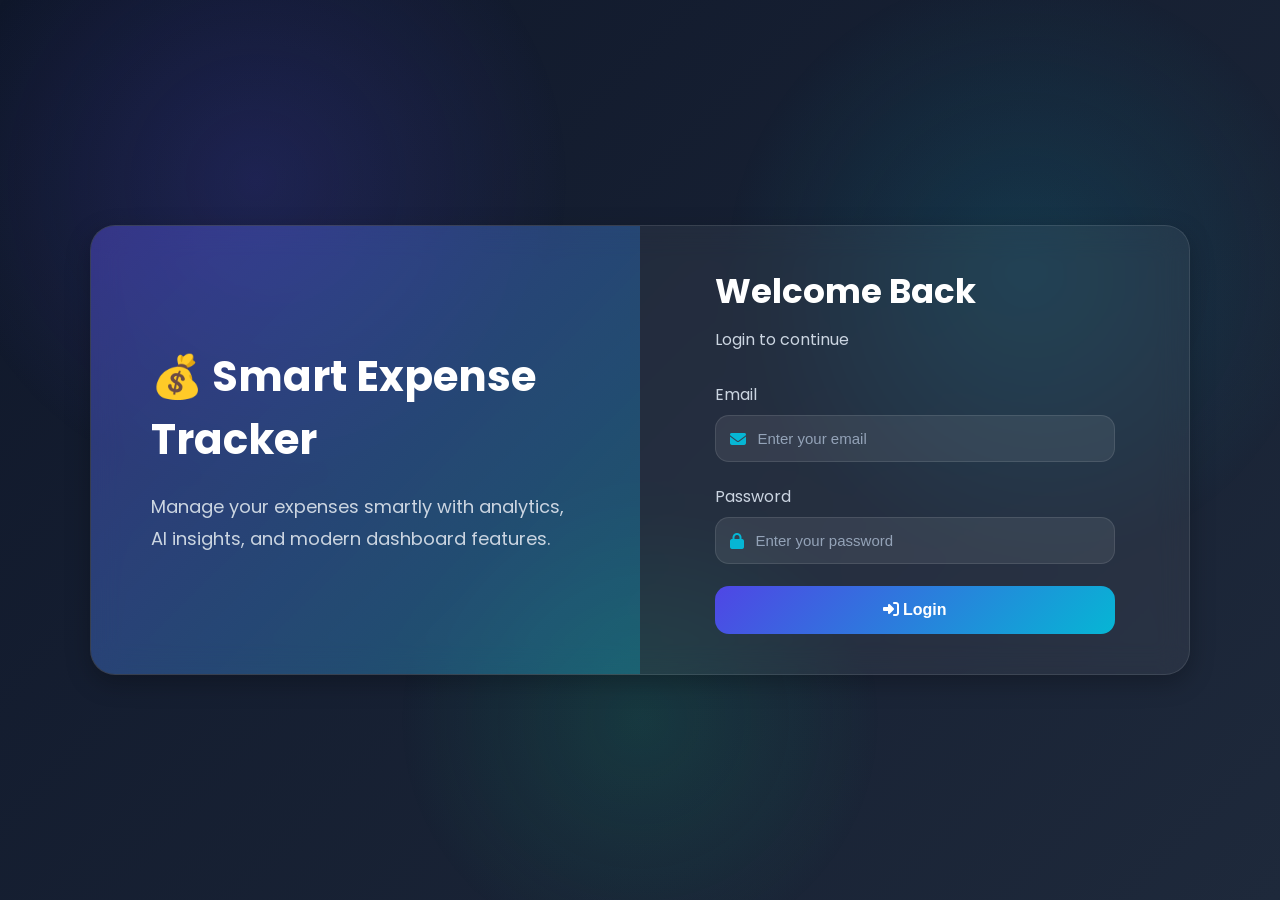
<file: login.html>
<!DOCTYPE html>
<html lang="en">

<head>

    <meta charset="UTF-8">

    <meta
        name="viewport"
        content="width=device-width, initial-scale=1.0"
    >

    <title>Login - Smart Expense Tracker</title>

    <!-- Google Font -->

    <link rel="preconnect" href="https://fonts.googleapis.com">

    <link rel="preconnect" href="https://fonts.gstatic.com" crossorigin>

    <link
        href="https://fonts.googleapis.com/css2?family=Poppins:wght@300;400;500;600;700&display=swap"
        rel="stylesheet"
    >

    <!-- Font Awesome -->

    <link
        rel="stylesheet"
        href="https://cdnjs.cloudflare.com/ajax/libs/font-awesome/6.5.1/css/all.min.css"
    >

    <!-- CSS -->

    <link rel="stylesheet" href="login.css">

</head>

<body>

    <!-- Background -->

    <div class="background-animation"></div>

    <!-- Login Container -->

    <div class="login-container">

        <!-- Left Section -->

        <div class="login-left">

            <h1>💰 Smart Expense Tracker</h1>

            <p>
                Manage your expenses smartly with analytics,
                AI insights, and modern dashboard features.
            </p>

        </div>

        <!-- Right Section -->

        <div class="login-right">

            <div class="login-card">

                <h2>Welcome Back</h2>

                <p>
                    Login to continue
                </p>

                <form id="login-form">

                    <!-- Email -->

                    <div class="input-group">

                        <label>Email</label>

                        <div class="input-box">

                            <i class="fa-solid fa-envelope"></i>

                            <input
                                type="email"
                                id="email"
                                placeholder="Enter your email"
                                required
                            >

                        </div>

                    </div>

                    <!-- Password -->

                    <div class="input-group">

                        <label>Password</label>

                        <div class="input-box">

                            <i class="fa-solid fa-lock"></i>

                            <input
                                type="password"
                                id="password"
                                placeholder="Enter your password"
                                required
                            >

                        </div>

                    </div>

                    <!-- Button -->

                    <button
                        type="submit"
                        class="login-btn"
                    >

                        <i class="fa-solid fa-right-to-bracket"></i>

                        Login

                    </button>

                </form>

            </div>

        </div>

    </div>

    <!-- JS -->

    <script src="login.js"></script>

</body>

</html>
</file>
<file: login.css>
/* =========================
   GOOGLE FONT
========================= */

@import url('https://fonts.googleapis.com/css2?family=Poppins:wght@300;400;500;600;700&display=swap');

/* =========================
   ROOT VARIABLES
========================= */

:root {

    --primary-color: #4f46e5;

    --secondary-color: #06b6d4;

    --bg-color: #0f172a;

    --card-bg: rgba(255,255,255,0.08);

    --border-color: rgba(255,255,255,0.1);

    --text-primary: #ffffff;

    --text-secondary: #cbd5e1;

    --shadow: 0 8px 25px rgba(0,0,0,0.25);

    --radius: 18px;

    --transition: 0.3s ease;
}

/* =========================
   RESET
========================= */

* {

    margin: 0;

    padding: 0;

    box-sizing: border-box;
}

/* =========================
   BODY
========================= */

body {

    font-family: 'Poppins', sans-serif;

    background: linear-gradient(
        135deg,
        #0f172a,
        #1e293b
    );

    min-height: 100vh;

    display: flex;

    justify-content: center;

    align-items: center;

    overflow: hidden;

    color: white;
}

/* =========================
   BACKGROUND
========================= */

.background-animation {

    position: fixed;

    width: 100%;

    height: 100%;

    background:
        radial-gradient(circle at 20% 20%, rgba(79,70,229,0.2), transparent 25%),
        radial-gradient(circle at 80% 30%, rgba(6,182,212,0.15), transparent 25%),
        radial-gradient(circle at 50% 80%, rgba(16,185,129,0.15), transparent 25%);

    z-index: -1;
}

/* =========================
   LOGIN CONTAINER
========================= */

.login-container {

    width: 90%;

    max-width: 1100px;

    display: grid;

    grid-template-columns: 1fr 1fr;

    background: rgba(255,255,255,0.06);

    backdrop-filter: blur(15px);

    border: 1px solid var(--border-color);

    border-radius: 25px;

    overflow: hidden;

    box-shadow: var(--shadow);
}

/* =========================
   LEFT SIDE
========================= */

.login-left {

    padding: 60px;

    display: flex;

    flex-direction: column;

    justify-content: center;

    background: linear-gradient(
        135deg,
        rgba(79,70,229,0.4),
        rgba(6,182,212,0.3)
    );
}

.login-left h1 {

    font-size: 42px;

    margin-bottom: 20px;
}

.login-left p {

    font-size: 18px;

    line-height: 1.8;

    color: var(--text-secondary);
}

/* =========================
   RIGHT SIDE
========================= */

.login-right {

    display: flex;

    justify-content: center;

    align-items: center;

    padding: 40px;
}

/* =========================
   LOGIN CARD
========================= */

.login-card {

    width: 100%;

    max-width: 400px;
}

.login-card h2 {

    font-size: 34px;

    margin-bottom: 10px;
}

.login-card p {

    color: var(--text-secondary);

    margin-bottom: 30px;
}

/* =========================
   INPUT GROUP
========================= */

.input-group {

    margin-bottom: 22px;
}

.input-group label {

    display: block;

    margin-bottom: 8px;

    color: var(--text-secondary);
}

.input-box {

    display: flex;

    align-items: center;

    gap: 12px;

    background: rgba(255,255,255,0.08);

    border: 1px solid var(--border-color);

    border-radius: 14px;

    padding: 14px;
}

.input-box i {

    color: var(--secondary-color);
}

.input-box input {

    flex: 1;

    background: transparent;

    border: none;

    outline: none;

    color: white;

    font-size: 15px;
}

.input-box input::placeholder {

    color: #94a3b8;
}

/* =========================
   BUTTON
========================= */

.login-btn {

    width: 100%;

    padding: 15px;

    border: none;

    border-radius: 14px;

    background: linear-gradient(
        135deg,
        var(--primary-color),
        var(--secondary-color)
    );

    color: white;

    font-size: 16px;

    font-weight: 600;

    cursor: pointer;

    transition: var(--transition);
}

.login-btn:hover {

    transform: scale(1.02);
}

/* =========================
   RESPONSIVE
========================= */

@media (max-width: 900px) {

    .login-container {

        grid-template-columns: 1fr;
    }

    .login-left {

        display: none;
    }
}

@media (max-width: 500px) {

    .login-right {

        padding: 25px;
    }

    .login-card h2 {

        font-size: 28px;
    }
}
</file>
